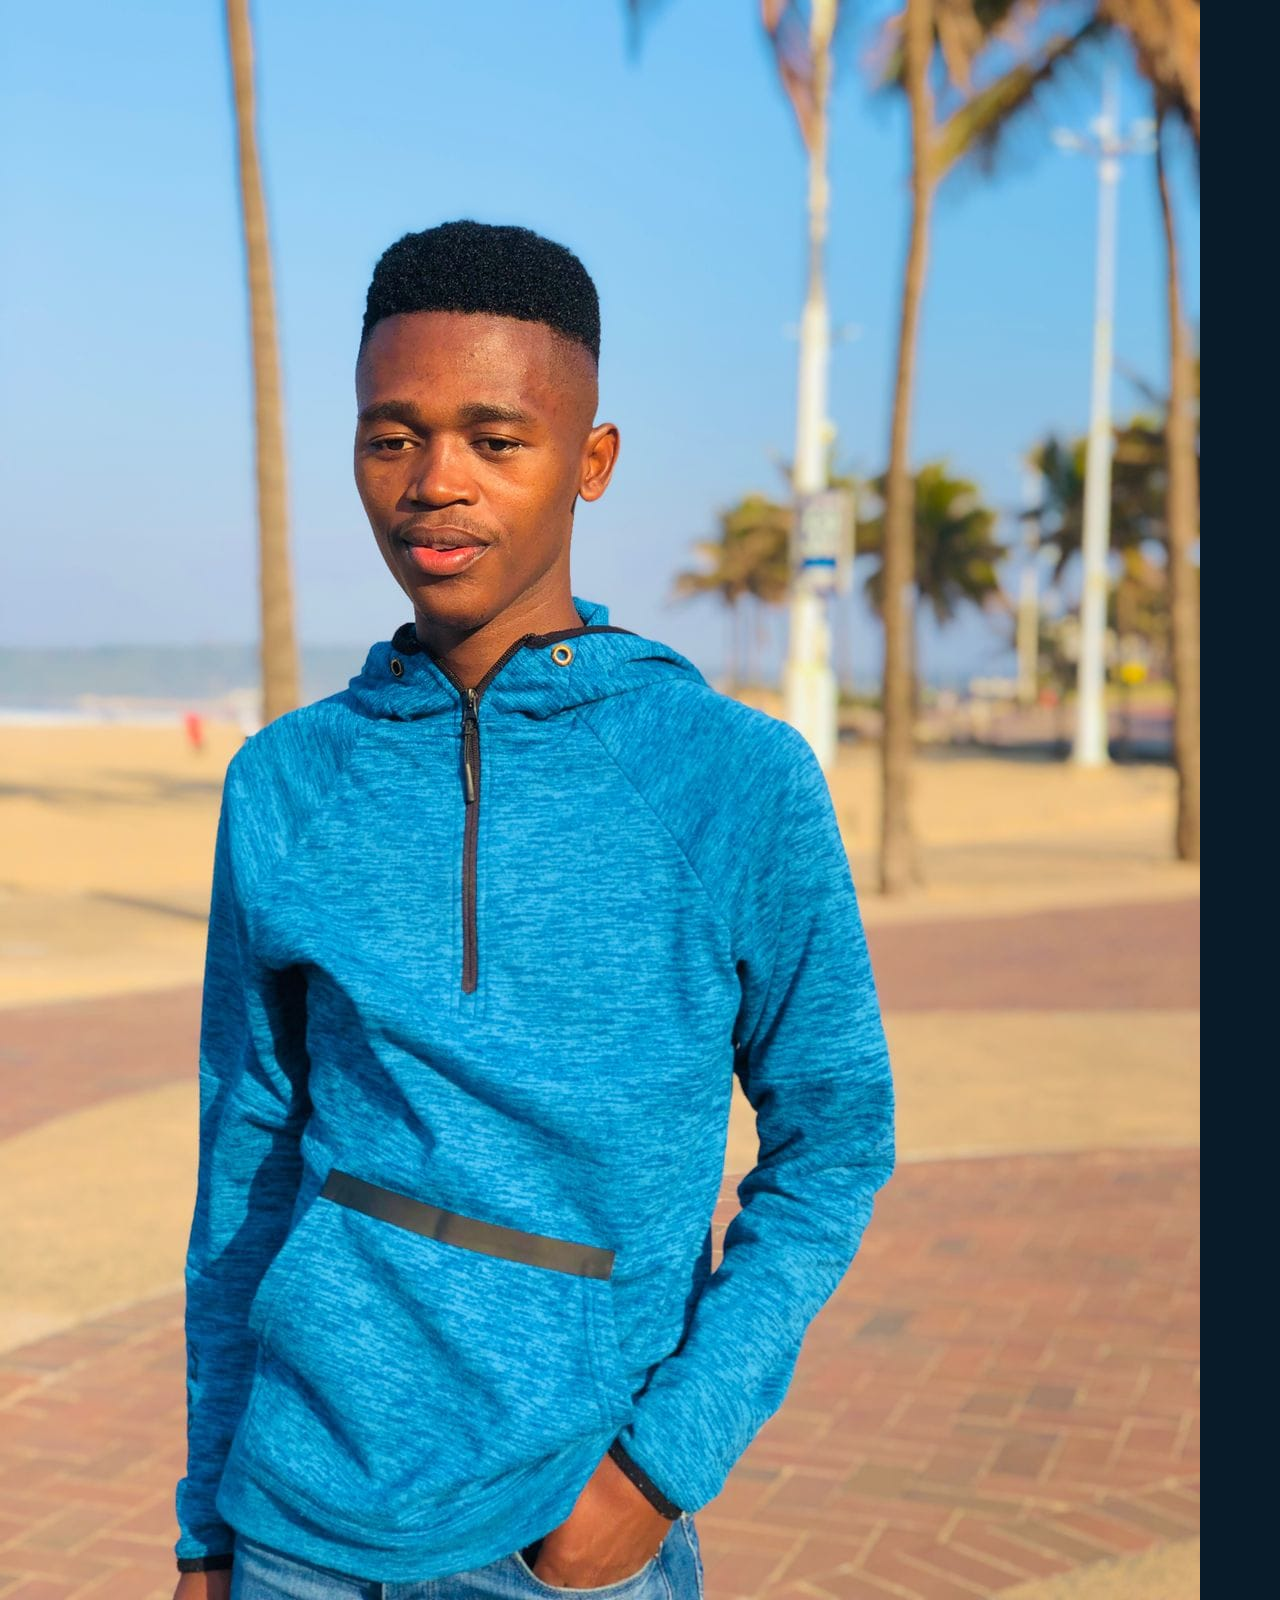
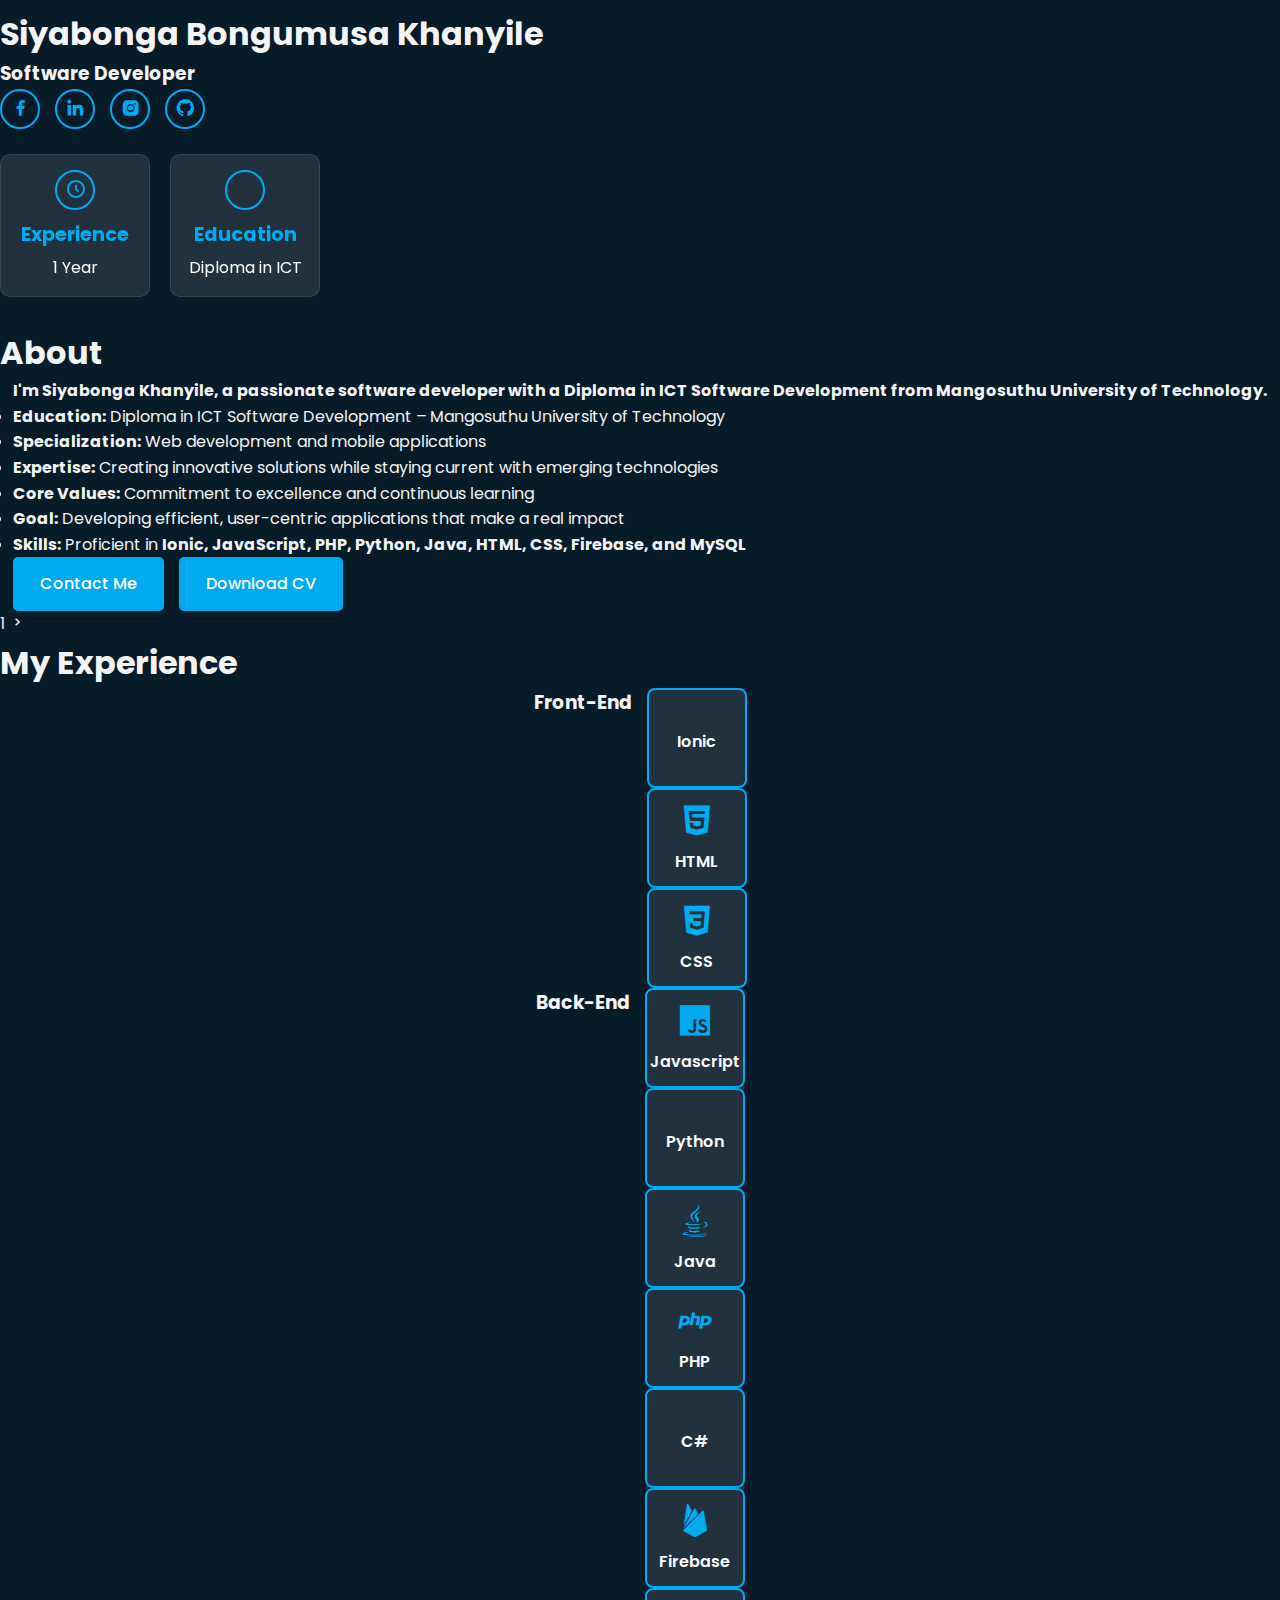
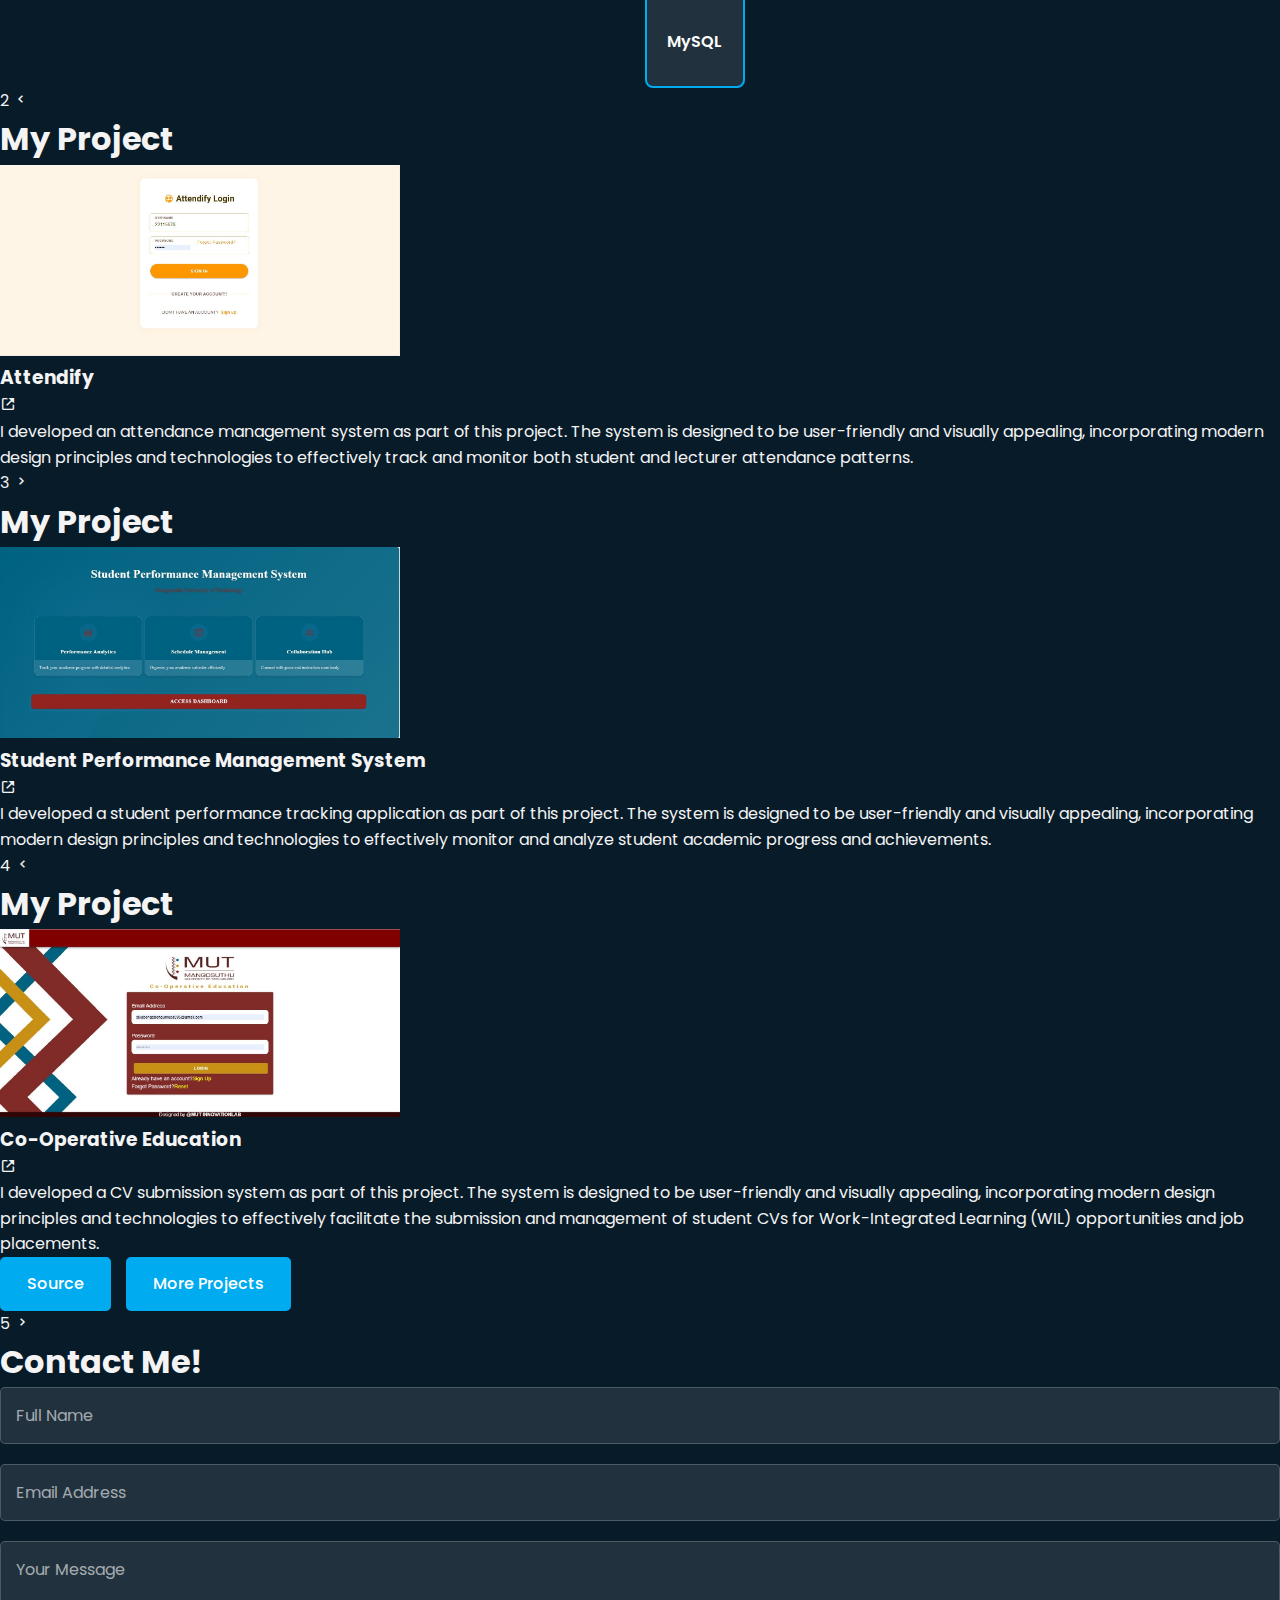
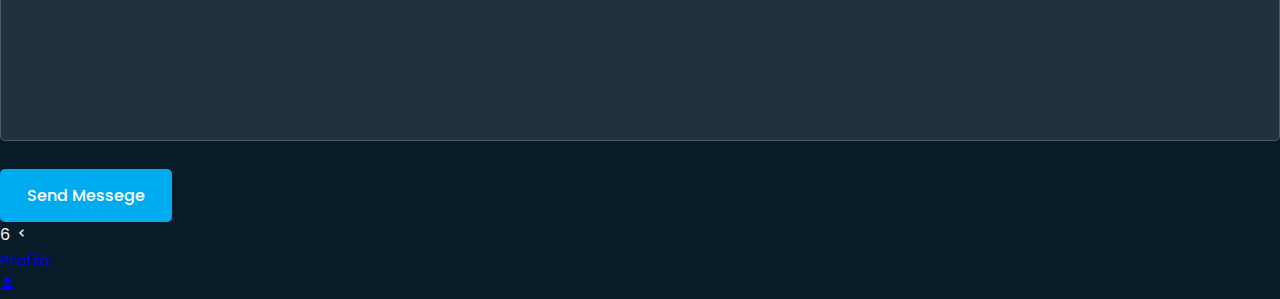
<file: Portfolio.html>
<!DOCTYPE html>
<html lang="en">
<head>
    <meta charset="UTF-8">
    <meta name="viewport" content="width=device-width, initial-scale=1.0">
    <meta http-equiv="X-UA-Compatible" content="ie=edge">
    <title>MyPortfolio</title>
    <link rel="stylesheet" href="Portfolio.css">
    <link href='https://unpkg.com/boxicons@2.1.4/css/boxicons.min.css' rel='stylesheet'>
    
</head>
<body>



        <div class="wrapper">
        <div class="cover cover-left"></div>
        <div class="cover cover-right "></div>


        <div class="book">
            <div class="book-page page-left">
                <div class="profile-page">
                    <img src="yaya.jpeg" alt="">
                    <h1>Siyabonga Bongumusa Khanyile</h1>
                    <h3>Software Developer</h3>
                    <div class="social-media">
                        <a href="#"><i class='bx bxl-facebook'></i></a>
                        <a href="#"><i class='bx bxl-linkedin'></i></a>
                        <a href="#"><i class='bx bxl-instagram-alt'></i></a>
                        <a href="#"><i class='bx bxl-github'></i></a>
                    </div>
                    
                    <!-- Cards added below social media -->
                    <div class="info-cards">
                        <div class="info-card">
                            <a href="#"><i class='bx bx-time-five'></i></a>
                            <h4>Experience</h4>
                            <p>1 Year</p>
                        </div>
                        <div class="info-card">
                            <a href="#"><i class='bx bx-graduation'></i></a>
                            <h4>Education</h4>
                            <p>Diploma in ICT</p>
                        </div>
                    </div>
                </div>
            </div>






        
       <div class="book-page page-right turn" id="turn-1">
    
        <div class="page-front">
            <h1 class="title">About</h1>
            
            <div class="skills-box">
                <div class="skills-content">
                   
                    <div class="content">
                        <p><strong>I'm Siyabonga Khanyile, a passionate software developer with a Diploma in ICT Software Development from Mangosuthu University of Technology.</strong></p>

                        <ul>
                            <li><strong>Education:</strong> Diploma in ICT Software Development – Mangosuthu University of Technology</li>
                            <li><strong>Specialization:</strong> Web development and mobile applications</li>
                            <li><strong>Expertise:</strong> Creating innovative solutions while staying current with emerging technologies</li>
                            <li><strong>Core Values:</strong> Commitment to excellence and continuous learning</li>
                            <li><strong>Goal:</strong> Developing efficient, user-centric applications that make a real impact</li>
                            <li><strong>Skills:</strong> Proficient in <strong>Ionic, JavaScript, PHP, Python, Java, HTML, CSS, Firebase, and MySQL</strong></li>
                        </ul>



                        <div class= "btn-box">
                            <a href="#" class="btn">Contact Me</a>
                            <a href="Siyabonga B Khanyile CV.pdf" class="btn" download>Download CV</a>
                        </div>
             </div>
          </div>
         
        </div>   
                <span class="number-page">1</span>   
                <span class="nextprev-btn" data-page="turn-1">
                        <i class='bx bx-chevron-right'></i>
                    </span>
             </div>




                <div class="page-back">
                    <h1 class="title">My Experience</h1>
                    <div class="skills-box">
                        <div class="skills-content">
                            <h3>Front-End</h3>
                            <div class="content">
                        <span><i class='bx bxl-ionic'></i> Ionic</span>
                        <span><i class='bx bxl-html5'></i> HTML</span>
                       
                       <span><i class='bx bxl-css3'></i> CSS</span>
                       

                     </div>
                  </div>
                  <div class="skills-content">
                        <h3>Back-End</h3>
                        <div class="content">
                            <span><i class='bx bxl-javascript'></i>Javascript</span>
                            <span><i class='bx bxl-pyton'></i> Python</span>
                            <span><i class='bx bxl-java'></i> Java</span>
                            <span><i class='bx bxl-php'></i> PHP</span>
                            <span><i class='bx bxl-csharp'></i> C#</span>
                            <span><i class='bx bxl-firebase'></i> Firebase</span>
                            <span><i class='bx bxl-mysql'></i> MySQL</span>
                            
                        </div>
                    </div>
                </div>   
                <span class="number-page">2</span>
                <span class="nextprev-btn back" data-page="turn-1">
                        <i class='bx bx-chevron-left'></i>
                    </span>
                     </div>
                   </div>








                   <div class="book-page page-right turn " id="turn-2">

                   <div class="page-front">
                    <h1 class="title">My Project</h1>
                    <div class="portfolio-box">
                        <div class="img-box">
                            <img src="Attendify.jpg" alt="" style="width: 400px; height: auto;">
                          </div>
                          <div class="info-box">
                            <div class="info-title">
                                <h3>Attendify</h3>
                                    <i class='bx bx-link-external'></i>
                                </a>
                            </div>
                            <p>I developed an attendance management system as part of this project.
                             The system is designed to be user-friendly and visually appealing, 
                             incorporating modern design principles and technologies to effectively
                              track and monitor both student and lecturer attendance patterns.</p>
                          </div>            
                           </div>
                           <span class="number-page">3</span>
                           <span class="nextprev-btn" data-page="turn-2">
                            <i class='bx bx-chevron-right'></i>
                          </span>
                         </div>





                         

                       <div class="page-back">
                        <h1 class="title">My Project</h1>
                     
                            <div class="img-box">
                            <img src="Management.jpg" alt="" style="width: 400px; height: auto;">
                          </div>
                          <div class="info-box">
                            <div class="info-title">
                                <h3>Student Performance Management System</h3>
                                    <i class='bx bx-link-external'></i>
                                </a>
                            </div>
                            <p>I developed a student performance tracking application as part of this project. 
                              The system is designed to be user-friendly and visually appealing, 
                              incorporating modern design principles and technologies to effectively
                               monitor and analyze student academic progress and achievements.</p>
                          </div> 
                        
                          
                           <span class="number-page">4</span>
                           <span class="nextprev-btn back " data-page="turn-2">
                        <i class='bx bx-chevron-left'></i>
                      </span>
                    </div>
                  </div>


                 


                    
                  <div class="book-page page-right turn" id="turn-3">


                      <div class="page-front">
                          <h1 class="title">My Project</h1>
                          <div class="portfolio-box">
                            <div class="img-box">
                            <img src="co-opp.jpg" alt="" style="width: 400px; height: auto;">
                          </div>
                          <div class="info-box">
                            <div class="info-title">
                                <h3>Co-Operative Education</h3>
                                    <i class='bx bx-link-external'></i>
                                </a>
                            </div>
                            <p>I developed a CV submission system as part of this project. 
                                The system is designed to be user-friendly and visually appealing, 
                                incorporating modern design principles and technologies to effectively 
                                facilitate the submission and management of student CVs for Work-Integrated 
                                Learning (WIL) opportunities and job placements.</p>
                          </div>     
                          <div class="btn-box">
                          <a href="Calculator.zip" class="btn" target="_blank">Source</a>
                          <a href="Yaya.zip" class="btn">More Projects</a>
                          </div>
                      </div>
                      <span class="number-page">5</span>
                      <span class="nextprev-btn" data-page="turn-3">
                        <i class='bx bx-chevron-right'></i>
                      </span>
                    </div>
                     

                      <div class="page-back">
                            <h1 class="title">Contact Me!</h1>

                            <div class="contact-box">
                                <form action="#">
                                        <input type="text" class="field" placeholder="Full Name" required>
                                        <input type="email" class="field" placeholder="Email Address" required>
                                        <textarea name="" id="" cols="30" rows="10" class="field" placeholder="Your Message" required></textarea>
                                        <input type="submit" class="btn" value="Send Messege">
                                </form>
                            </div>
                            <span class="number-page">6</span>
                            <span class="nextprev-btn back " data-page="turn-3">
                                    <i class='bx bx-chevron-left'></i>
                                </span>
                                <a href="#" class="back-profile">
                                    <p>Profile</p>
                                    <i class='bx bxs-user'></i>
                          </a>
                      </div>
                  </div>
                </div>
             </div>
    <script src="Portfolio.js"></script>    
</body>
</html>
</file>
<file: Portfolio.css>
@import url("https://fonts.googleapis.com/css2?family=Poppins:wght@300;400;500;600;700;800;900&display=swap");

* {
    margin: 0;
    padding: 0;
    box-sizing: border-box;
    text-decoration: none;
    border: none;
    outline: none;
    font-family: "Poppins", sans-serif;
}

:root {
    --bg-color: #081b29;
    --main-color: #00abf0;
    --text-color: #f4f4f4;
    --second-text-color: #ddd;
    --light-text-color: #f4f4f4;
    --white-color: #fff;
    --section-padding: 80px 0;
    --border: 0.125rem solid #00abf0;
    --box-shadow: 0 0 0.6rem rgba(0, 0, 0, 0.2);
    --card-bg: rgba(255, 255, 255, 0.1);
}

html {
    scroll-behavior: smooth;
}

body {
    background: var(--bg-color);
    color: var(--text-color);
    line-height: 1.6;
}

.container {
    width: 90%;
    max-width: 1200px;
    margin: 0 auto;
    padding: 0 20px;
}

section {
    padding: var(--section-padding);
}

/* Header and Navigation */
header {
    position: fixed;
    top: 0;
    left: 0;
    width: 100%;
    background: rgba(8, 27, 41, 0.9);
    backdrop-filter: blur(10px);
    padding: 20px 0;
    z-index: 100;
    box-shadow: 0 2px 10px rgba(0, 0, 0, 0.3);
}

header .container {
    display: flex;
    justify-content: space-between;
    align-items: center;
}

.logo h2 {
    color: var(--white-color);
    font-weight: 700;
    font-size: 1.8rem;
}

nav ul {
    display: flex;
    list-style: none;
}

nav ul li {
    margin-left: 30px;
}

nav ul li a {
    color: var(--white-color);
    font-weight: 500;
    font-size: 1.1rem;
    transition: 0.3s;
}

nav ul li a:hover,
nav ul li a.active {
    color: var(--main-color);
}

.hamburger {
    display: none;
    cursor: pointer;
    font-size: 1.5rem;
    color: var(--white-color);
}

/* Hero Section */
.hero {
    background-color: var(--bg-color);
    color: var(--white-color);
    padding: 160px 0 80px;
    min-height: 100vh;
    display: flex;
    align-items: center;
}

.hero-content {
    display: flex;
    align-items: center;
    justify-content: center;
    flex-wrap: wrap;
    gap: 40px;
}

.profile-image {
    flex: 0 0 300px;
    text-align: center;
}

.profile-image img {
    width: 200px;
    height: 200px;
    border-radius: 50%;
    border: 4px solid var(--main-color);
    object-fit: cover;
}

.profile-text {
    flex: 1;
    min-width: 300px;
}

.profile-text h1 {
    font-size: 2.8rem;
    margin-bottom: 10px;
    color: var(--white-color);
}

.profile-text h3 {
    font-size: 1.6rem;
    color: var(--main-color);
    margin-bottom: 20px;
}

.social-media {
    display: flex;
    gap: 15px;
    margin-bottom: 25px;
}

.social-media a {
    display: inline-flex;
    justify-content: center;
    align-items: center;
    width: 40px;
    height: 40px;
    background: transparent;
    border: var(--border);
    border-radius: 50%;
    font-size: 1.3rem;
    color: var(--main-color);
    transition: 0.3s;
}

.social-media a:hover {
    background-color: var(--main-color);
    color: var(--white-color);
}

.info-cards {
    display: flex;
    gap: 20px;
    margin-bottom: 30px;
}

.info-card {
    background: var(--card-bg);
    padding: 15px;
    border-radius: 10px;
    text-align: center;
    width: 150px;
    backdrop-filter: blur(5px);
    border: 1px solid rgba(255, 255, 255, 0.1);
}

.info-card a {
    display: inline-flex;
    justify-content: center;
    align-items: center;
    width: 40px;
    height: 40px;
    background: transparent;
    border: var(--border);
    border-radius: 50%;
    font-size: 1.3rem;
    color: var(--main-color);
    margin-bottom: 10px;
    transition: 0.3s;
}

.info-card a:hover {
    background-color: var(--main-color);
    color: var(--white-color);
}

.info-card h4 {
    font-size: 1.2rem;
    margin-bottom: 5px;
    color: var(--main-color);
}

.info-card p {
    font-size: 1rem;
    color: var(--white-color);
}

.btn-box {
    display: flex;
    gap: 15px;
    flex-wrap: wrap;
}

.btn {
    display: inline-flex;
    justify-content: center;
    align-items: center;
    padding: 12px 25px;
    background: var(--main-color);
    border: var(--border);
    border-radius: 5px;
    font-size: 1rem;
    color: var(--white-color);
    font-weight: 500;
    transition: 0.3s;
    cursor: pointer;
}

.btn:hover {
    background: transparent;
    color: var(--main-color);
}

/* About Section */
.about {
    background-color: var(--bg-color);
}

.section-title {
    text-align: center;
    font-size: 2.5rem;
    margin-bottom: 40px;
    color: var(--white-color);
    position: relative;
}

.section-title::after {
    content: '';
    display: block;
    width: 70px;
    height: 3px;
    background: var(--main-color);
    margin: 10px auto 0;
}

.about-content {
    max-width: 800px;
    margin: 0 auto;
}

.about-content p {
    margin-bottom: 20px;
    font-size: 1.1rem;
    color: var(--text-color);
}

.about-content ul {
    list-style-position: inside;
    margin-bottom: 20px;
    color: var(--text-color);
}

.about-content ul li {
    margin-bottom: 10px;
    font-size: 1.05rem;
}

/* Skills Section */
.skills {
    background-color: var(--bg-color);
    border-top: 1px solid rgba(255, 255, 255, 0.1);
}

.skills-container {
    display: flex;
    flex-wrap: wrap;
    gap: 40px;
    justify-content: center;
}

.skills-group {
    flex: 1;
    min-width: 300px;
}

.skills-group h3 {
    font-size: 1.5rem;
    margin-bottom: 20px;
    color: var(--white-color);
    text-align: center;
}

.skills-content {
    display: flex;
    flex-wrap: wrap;
    gap: 15px;
    justify-content: center;
}

.skills-content span {
    display: flex;
    flex-direction: column;
    justify-content: center;
    align-items: center;
    width: 100px;
    height: 100px;
    border: var(--border);
    border-radius: 8px;
    font-weight: 600;
    transition: 0.3s;
    background-color: rgba(255, 255, 255, 0.1);
    color: var(--white-color);
}

.skills-content span:hover {
    box-shadow: 0 0 15px rgba(0, 171, 240, 0.5);
    transform: translateY(-5px);
}

.skills-content span i {
    font-size: 2.5rem;
    color: var(--main-color);
    margin-bottom: 8px;
}

/* Projects Section */
.projects {
    background-color: var(--bg-color);
    border-top: 1px solid rgba(255, 255, 255, 0.1);
}

.project-card {
    display: flex;
    flex-wrap: wrap;
    margin-bottom: 60px;
    background: rgba(255, 255, 255, 0.05);
    border-radius: 10px;
    overflow: hidden;
    box-shadow: 0 5px 15px rgba(0, 0, 0, 0.3);
    border: 1px solid rgba(255, 255, 255, 0.1);
}

.project-image {
    flex: 1;
    min-width: 300px;
    height: 350px;
}

.project-image img {
    width: 100%;
    height: 100%;
    object-fit: cover;
}

.project-details {
    flex: 1;
    padding: 30px;
    min-width: 300px;
}

.project-details h3 {
    font-size: 1.8rem;
    margin-bottom: 15px;
    color: var(--white-color);
}

.project-details p {
    margin-bottom: 25px;
    color: var(--second-text-color);
}

/* Contact Section */
.contact {
    background-color: var(--bg-color);
    border-top: 1px solid rgba(255, 255, 255, 0.1);
}

.contact-form {
    max-width: 700px;
    margin: 0 auto;
}

.field {
    width: 100%;
    background: rgba(255, 255, 255, 0.1);
    border: 1px solid rgba(255, 255, 255, 0.2);
    border-radius: 5px;
    padding: 15px;
    font-size: 1rem;
    color: var(--white-color);
    margin-bottom: 20px;
}

.field::placeholder {
    color: rgba(255, 255, 255, 0.6);
}

textarea.field {
    resize: none;
    height: 200px;
}

/* Footer */
footer {
    background-color: rgba(4, 14, 22, 0.9);
    color: var(--white-color);
    padding: 40px 0;
    text-align: center;
    border-top: 1px solid rgba(255, 255, 255, 0.1);
}

footer .social-media {
    justify-content: center;
    margin-bottom: 20px;
}

footer p {
    color: #999;
}

/* Responsive Styles */
@media (max-width: 768px) {
    nav ul {
        display: none;
        flex-direction: column;
        position: absolute;
        top: 70px;
        left: 0;
        width: 100%;
        background: rgba(8, 27, 41, 0.95);
        padding: 20px 0;
        z-index: 100;
        box-shadow: 0 5px 10px rgba(0, 0, 0, 0.3);
        backdrop-filter: blur(10px);
    }

    nav ul.active {
        display: flex;
    }

    nav ul li {
        margin: 10px 20px;
    }

    .hamburger {
        display: block;
    }
    
    .hero {
        padding-top: 120px;
    }

    .profile-text h1 {
        font-size: 2.2rem;
    }

    .profile-text h3 {
        font-size: 1.3rem;
    }

    .info-cards {
        justify-content: center;
    }

    .btn-box {
        justify-content: center;
    }

    .section-title {
        font-size: 2rem;
    }

    .project-card {
        flex-direction: column;
    }

    .project-image {
        height: 250px;
    }
}

@media (max-width: 480px) {
    .container {
        width: 95%;
        padding: 0 10px;
    }

    .profile-image img {
        width: 150px;
        height: 150px;
    }

    .profile-text h1 {
        font-size: 1.8rem;
    }

    .info-cards {
        flex-direction: column;
        align-items: center;
    }

    .info-card {
        width: 100%;
        max-width: 250px;
    }

    .btn {
        width: 100%;
    }

    .btn-box {
        flex-direction: column;
    }

    .section-title {
        font-size: 1.8rem;
    }

    .skills-content span {
        width: 80px;
        height: 80px;
    }

    .skills-content span i {
        font-size: 2rem;
    }
}
</file>
